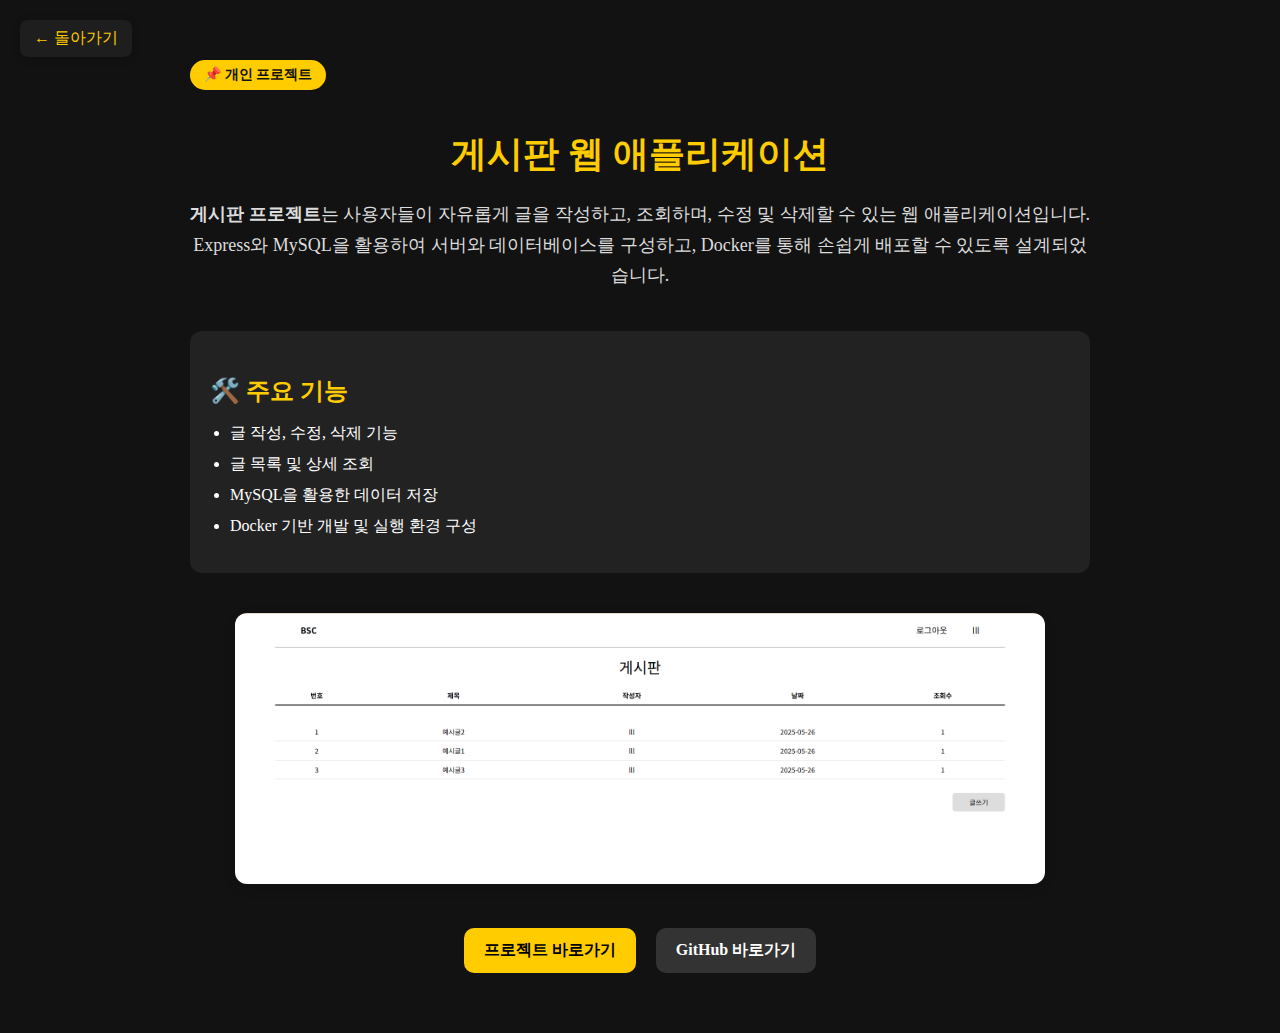
<file: board.html>
<!DOCTYPE html>
<html lang="ko">
  <head>
    <meta charset="UTF-8" />
    <meta name="viewport" content="width=device-width, initial-scale=1.0" />
    <title>게시판 프로젝트</title>
    <style>
       body {
        background-color: #121212;
        margin: 0;
      }

      .back-btn {
        position: absolute;
        top: 20px;
        left: 20px;
        color: #ffcc00;
        font-size: 16px;
        text-decoration: none;
        background-color: #1e1e1e;
        padding: 8px 14px;
        border-radius: 8px;
        box-shadow: 0 2px 8px rgba(0, 0, 0, 0.2);
        transition: background 0.3s;
      }

      .back-btn:hover {
        background-color: #2c2c2c;
      }

      .project-detail-container {
        padding: 60px 20px;
        max-width: 900px;
        margin: 0 auto;
        color: white;
      }

      .project-title {
        font-size: 36px;
        color: #ffcc00;
        margin-bottom: 20px;
        text-align: center;
      }

      .project-desc {
        font-size: 18px;
        line-height: 1.7;
        margin-bottom: 40px;
        color: #ddd;
        text-align: center;
      }

      .feature-list {
        background: #222;
        padding: 20px;
        border-radius: 12px;
        margin-bottom: 40px;
      }

      .feature-list h3 {
        color: #ffcc00;
        margin-bottom: 10px;
        font-size: 24px;
      }

      .feature-list ul {
        list-style: disc;
        padding-left: 20px;
      }

      .feature-list li {
        margin-bottom: 10px;
        font-size: 16px;
      }

      .screenshot {
        margin-top: 30px;
        text-align: center;
      }

      .screenshot img {
        max-width: 90%;
        max-height: 400px;
        border-radius: 12px;
        box-shadow: 0 4px 12px rgba(0, 0, 0, 0.15);
      }

      .visit-btn {
        display: block;
        text-align: center;
        text-decoration: none;
        background: #ffcc00;
        color: black;
        font-weight: bold;
        padding: 12px 20px;
        border-radius: 10px;
        max-width: 200px;
        transition: background 0.3s;
      }

      .visit-btn:hover {
        background: #e6b800;
      }

      .award-tag {
        display: inline-block;
        background-color: #ffcc00;
        color: #121212;
        font-weight: bold;
        padding: 6px 14px;
        border-radius: 20px;
        font-size: 14px;
        margin: 0 auto 16px;
        text-align: center;
      }

      .btn-group {
        display: flex;
        justify-content: center;
        gap: 20px;
        flex-wrap: wrap;
        margin-top: 40px;
      }
    </style>
  </head>
  <body>
    <a href="./index.html" class="back-btn">← 돌아가기</a>

    <div class="project-detail-container">
      <div class="award-tag">📌 개인 프로젝트</div>
      <h1 class="project-title">게시판 웹 애플리케이션</h1>
      <p class="project-desc">
        <strong>게시판 프로젝트</strong>는 사용자들이 자유롭게 글을 작성하고, 조회하며, 수정 및 삭제할 수 있는 웹 애플리케이션입니다. Express와 MySQL을 활용하여 서버와 데이터베이스를 구성하고, Docker를 통해 손쉽게 배포할 수 있도록 설계되었습니다.
      </p>

      <div class="feature-list">
        <h3>🛠️ 주요 기능</h3>
        <ul>
          <li>글 작성, 수정, 삭제 기능</li>
          <li>글 목록 및 상세 조회</li>
          <li>MySQL을 활용한 데이터 저장</li>
          <li>Docker 기반 개발 및 실행 환경 구성</li>
        </ul>
      </div>

      <div class="screenshot">
        <img src="./img/board.png" alt="게시판 프로젝트 스크린샷" />
      </div>

      <div class="btn-group">
        <a
          href="http://localhost:3000"
          target="_blank"
          class="visit-btn"
        >
          프로젝트 바로가기
        </a>
        <a
          href="https://github.com/deadrabbit07/Board"
          target="_blank"
          class="visit-btn"
          style="background: #333; color: white"
        >
          GitHub 바로가기
        </a>
      </div>
    </div>
  </body>
</html>
</file>
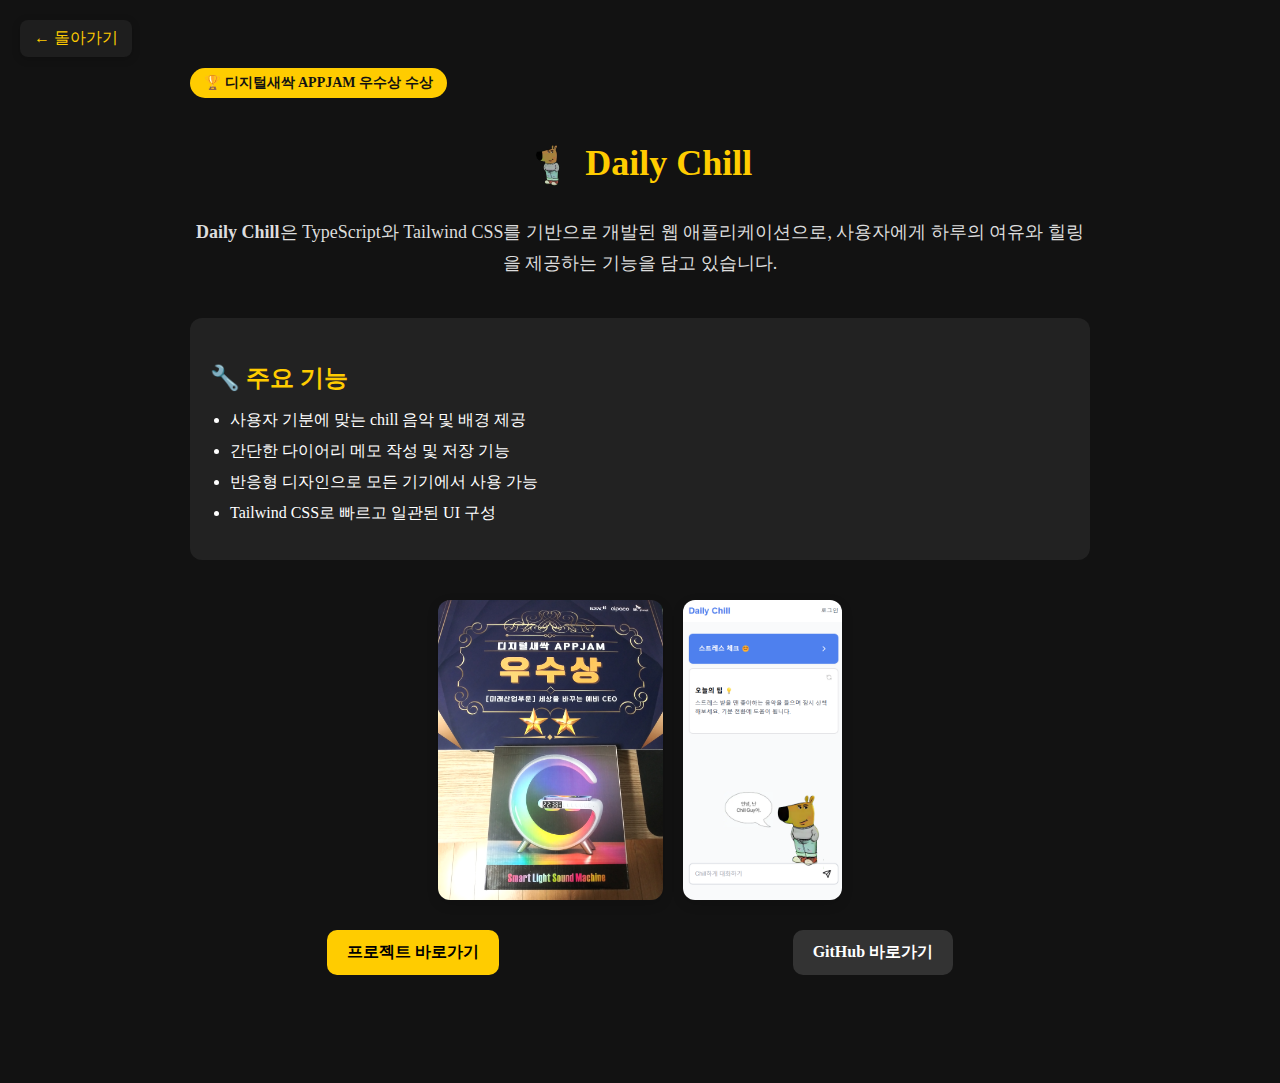
<file: daily-chill.html>
<!DOCTYPE html>
<html lang="ko">
  <head>
    <meta charset="UTF-8" />
    <meta name="viewport" content="width=device-width, initial-scale=1.0" />
    <title>Daily Chill 프로젝트</title>
    <style>
      html,
      body {
        height: auto;
        min-height: 100%;
        overflow-x: hidden;
      }

      .project-detail-container {
        padding: 60px 20px;
        max-width: 900px;
        margin: 0 auto;
        color: white;
      }

      .project-title {
        font-size: 36px;
        color: #ffcc00;
        margin-bottom: 20px;
        text-align: center;
      }

      .project-desc {
        font-size: 18px;
        line-height: 1.7;
        margin-bottom: 40px;
        color: #ddd;
        text-align: center;
      }

      .feature-list {
        background: #222;
        padding: 20px;
        border-radius: 12px;
        margin-bottom: 40px;
      }

      .feature-list h3 {
        color: #ffcc00;
        margin-bottom: 10px;
        font-size: 24px;
      }

      .feature-list ul {
        list-style: disc;
        padding-left: 20px;
      }

      .feature-list li {
        margin-bottom: 10px;
        font-size: 16px;
      }

      .visit-btn {
        display: block;
        text-align: center;
        text-decoration: none;
        background: #ffcc00;
        color: black;
        font-weight: bold;
        padding: 12px 20px;
        border-radius: 10px;
        max-width: 200px;
        margin: 0 auto;
        transition: background 0.3s;
      }

      .visit-btn:hover {
        background: #e6b800;
      }
      .award-image {
        margin-top: 30px;
        display: flex;
        justify-content: center;
        gap: 20px; /* 이미지 사이 간격 */
        flex-wrap: wrap; /* 반응형 대응 */
      }

      .award-image img {
        max-width: 45%;
        max-height: 300px;
        border-radius: 12px;
        box-shadow: 0 4px 12px rgba(0, 0, 0, 0.15);
        margin-bottom: 30px;
      }

      .back-btn {
        position: absolute;
        top: 20px;
        left: 20px;
        color: #ffcc00;
        font-size: 16px;
        text-decoration: none;
        background-color: #1e1e1e;
        padding: 8px 14px;
        border-radius: 8px;
        box-shadow: 0 2px 8px rgba(0, 0, 0, 0.2);
        transition: background 0.3s;
      }

      .back-btn:hover {
        background-color: #2c2c2c;
      }
      .award-tag {
        display: inline-block;
        background-color: #ffcc00;
        color: #121212;
        font-weight: bold;
        padding: 6px 14px;
        border-radius: 20px;
        font-size: 14px;
        margin: 0 auto 16px;
        text-align: center;
      }
    </style>
  </head>
  <body style="background-color: #121212">
    <a href="./index.html" class="back-btn">← 돌아가기</a>

    <div class="project-detail-container">
      <div class="award-tag">🏆 디지털새싹 APPJAM 우수상 수상</div>
      <h1 class="project-title">
        <span style="display: inline-flex; align-items: center; gap: 12px">
          <img
            src="./img/chill_guy.png"
            alt="Chill Guy"
            style="height: 50px; border-radius: 8px"
          />
          Daily Chill
        </span>
      </h1>
      <p class="project-desc">
        <strong>Daily Chill</strong>은 TypeScript와 Tailwind CSS를 기반으로
        개발된 웹 애플리케이션으로, 사용자에게 하루의 여유와 힐링을 제공하는
        기능을 담고 있습니다.
      </p>

      <div class="feature-list">
        <h3>🔧 주요 기능</h3>
        <ul>
          <li>사용자 기분에 맞는 chill 음악 및 배경 제공</li>
          <li>간단한 다이어리 메모 작성 및 저장 기능</li>
          <li>반응형 디자인으로 모든 기기에서 사용 가능</li>
          <li>Tailwind CSS로 빠르고 일관된 UI 구성</li>
        </ul>
      </div>
      <div class="award-image">
        <img src="./img/appjam.jpg" alt="디지털새싹 APPJAM 우수상" />
        <img src="./img/daily-chill-main.png" alt="디지털새싹 APPJAM 우수상" />
      </div>

      <div
        style="
          display: flex;
          justify-content: center;
          gap: 20px;
          flex-wrap: wrap;
          margin-bottom: 40px;
        "
      >
        <a
          href="https://chill-guy-kings-projects-1a26a883.vercel.app"
          target="_blank"
          class="visit-btn"
        >
          프로젝트 바로가기
        </a>
        <a
          href="https://github.com/deadrabbit07/chill_guy"
          target="_blank"
          class="visit-btn"
          style="background: #333; color: white"
        >
          GitHub 바로가기
        </a>
      </div>
    </div>
  </body>
</html>
</file>
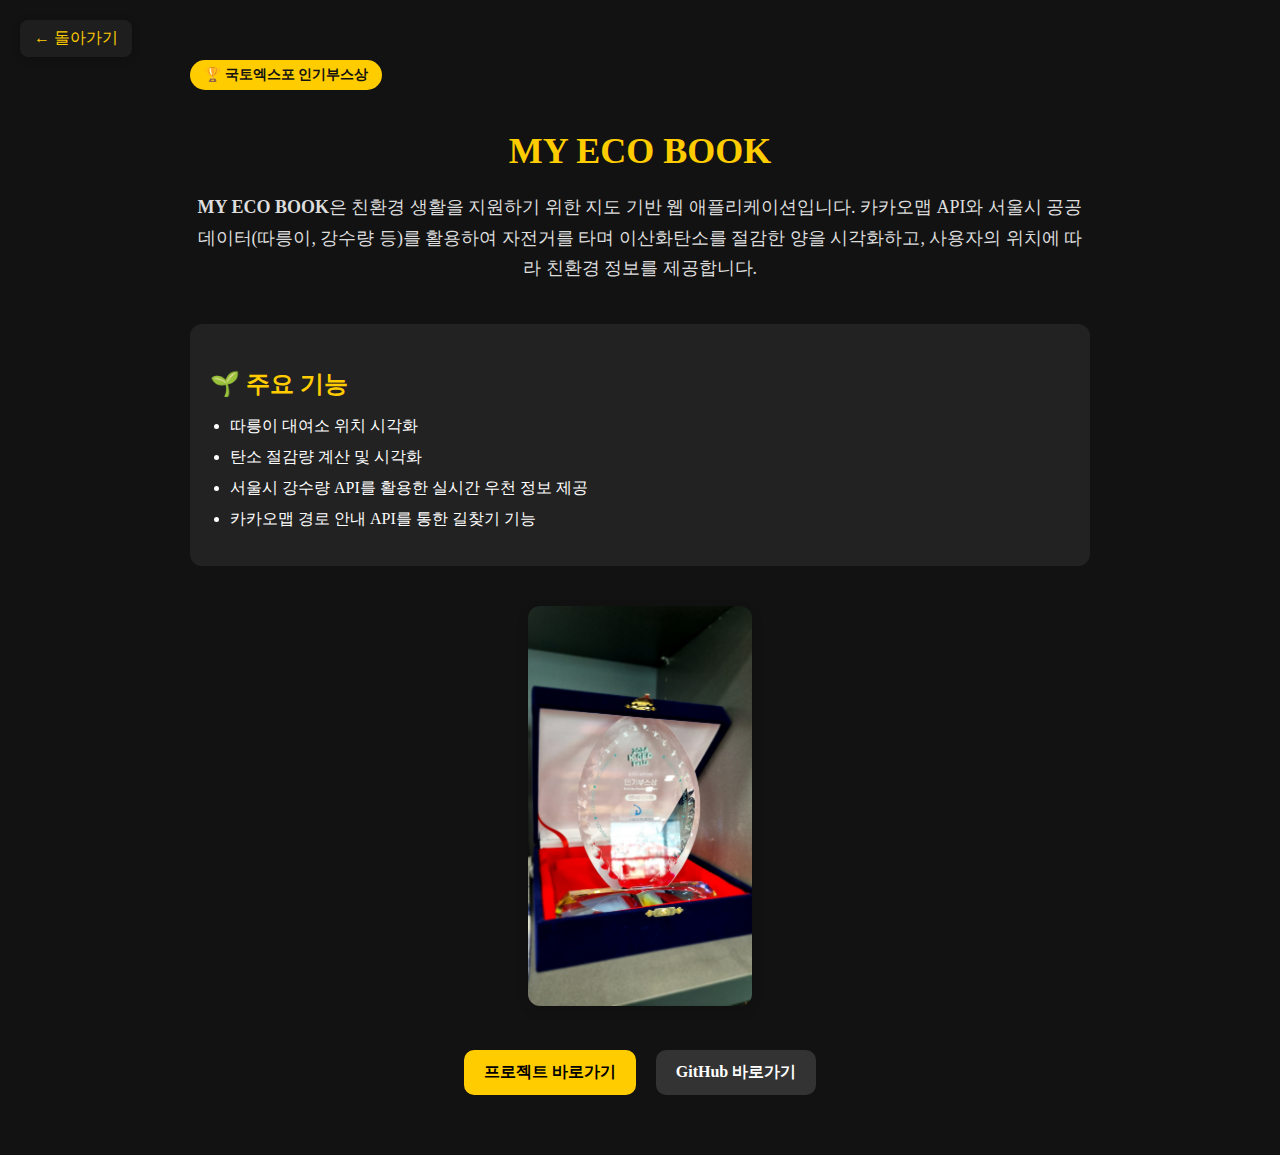
<file: my-eco-book.html>
<!DOCTYPE html>
<html lang="ko">
  <head>
    <meta charset="UTF-8" />
    <meta name="viewport" content="width=device-width, initial-scale=1.0" />
    <title>MY ECO BOOK 프로젝트</title>
    <style>
      body {
        background-color: #121212;
        margin: 0;
      }

      .back-btn {
        position: absolute;
        top: 20px;
        left: 20px;
        color: #ffcc00;
        font-size: 16px;
        text-decoration: none;
        background-color: #1e1e1e;
        padding: 8px 14px;
        border-radius: 8px;
        box-shadow: 0 2px 8px rgba(0, 0, 0, 0.2);
        transition: background 0.3s;
      }

      .back-btn:hover {
        background-color: #2c2c2c;
      }

      .project-detail-container {
        padding: 60px 20px;
        max-width: 900px;
        margin: 0 auto;
        color: white;
      }

      .project-title {
        font-size: 36px;
        color: #ffcc00;
        margin-bottom: 20px;
        text-align: center;
      }

      .project-desc {
        font-size: 18px;
        line-height: 1.7;
        margin-bottom: 40px;
        color: #ddd;
        text-align: center;
      }

      .feature-list {
        background: #222;
        padding: 20px;
        border-radius: 12px;
        margin-bottom: 40px;
      }

      .feature-list h3 {
        color: #ffcc00;
        margin-bottom: 10px;
        font-size: 24px;
      }

      .feature-list ul {
        list-style: disc;
        padding-left: 20px;
      }

      .feature-list li {
        margin-bottom: 10px;
        font-size: 16px;
      }

      .screenshot {
        margin-top: 30px;
        text-align: center;
      }

      .screenshot img {
        max-width: 90%;
        max-height: 400px;
        border-radius: 12px;
        box-shadow: 0 4px 12px rgba(0, 0, 0, 0.15);
      }

      .visit-btn {
        display: block;
        text-align: center;
        text-decoration: none;
        background: #ffcc00;
        color: black;
        font-weight: bold;
        padding: 12px 20px;
        border-radius: 10px;
        max-width: 200px;
        transition: background 0.3s;
      }

      .visit-btn:hover {
        background: #e6b800;
      }

      .award-tag {
        display: inline-block;
        background-color: #ffcc00;
        color: #121212;
        font-weight: bold;
        padding: 6px 14px;
        border-radius: 20px;
        font-size: 14px;
        margin: 0 auto 16px;
        text-align: center;
      }

      .btn-group {
        display: flex;
        justify-content: center;
        gap: 20px;
        flex-wrap: wrap;
        margin-top: 40px;
      }
    </style>
  </head>
  <body>
    <a href="./index.html" class="back-btn">← 돌아가기</a>

    <div class="project-detail-container">
      <div class="award-tag">🏆 국토엑스포 인기부스상</div>
      <h1 class="project-title">MY ECO BOOK</h1>
      <p class="project-desc">
        <strong>MY ECO BOOK</strong>은 친환경 생활을 지원하기 위한 지도 기반 웹
        애플리케이션입니다. 카카오맵 API와 서울시 공공데이터(따릉이, 강수량
        등)를 활용하여 자전거를 타며 이산화탄소를 절감한 양을 시각화하고,
        사용자의 위치에 따라 친환경 정보를 제공합니다.
      </p>

      <div class="feature-list">
        <h3>🌱 주요 기능</h3>
        <ul>
          <li>따릉이 대여소 위치 시각화</li>
          <li>탄소 절감량 계산 및 시각화</li>
          <li>서울시 강수량 API를 활용한 실시간 우천 정보 제공</li>
          <li>카카오맵 경로 안내 API를 통한 길찾기 기능</li>
        </ul>
      </div>

      <div class="screenshot">
        <img src="./img/smart_geo.jpg" alt="MY ECO BOOK 스크린샷" />
      </div>

      <div class="btn-group">
        <a
          href="https://deadrabbit07.github.io/my-eco-book/"
          target="_blank"
          class="visit-btn"
        >
          프로젝트 바로가기
        </a>
        <a
          href="https://github.com/deadrabbit07/my-eco-book"
          target="_blank"
          class="visit-btn"
          style="background: #333; color: white"
        >
          GitHub 바로가기
        </a>
      </div>
    </div>
  </body>
</html>
</file>
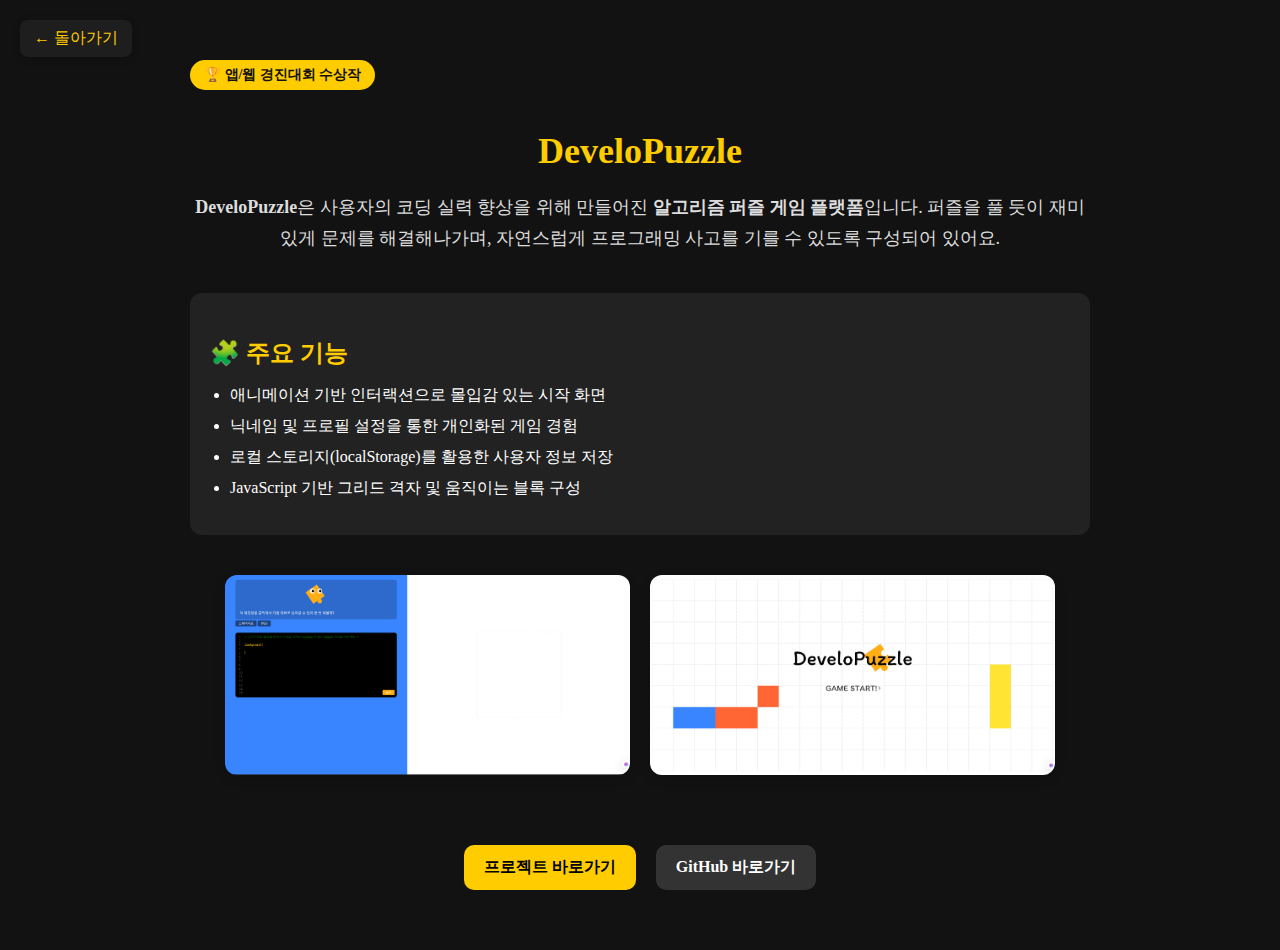
<file: puzzle.html>
<!DOCTYPE html>
<html lang="ko">
  <head>
    <meta charset="UTF-8" />
    <meta name="viewport" content="width=device-width, initial-scale=1.0" />
    <title>DeveloPuzzle 프로젝트</title>
    <style>
      body {
        background-color: #121212;
        margin: 0;
      }

      .back-btn {
        position: absolute;
        top: 20px;
        left: 20px;
        color: #ffcc00;
        font-size: 16px;
        text-decoration: none;
        background-color: #1e1e1e;
        padding: 8px 14px;
        border-radius: 8px;
        box-shadow: 0 2px 8px rgba(0, 0, 0, 0.2);
        transition: background 0.3s;
      }

      .back-btn:hover {
        background-color: #2c2c2c;
      }

      .project-detail-container {
        padding: 60px 20px;
        max-width: 900px;
        margin: 0 auto;
        color: white;
      }

      .project-title {
        font-size: 36px;
        color: #ffcc00;
        margin-bottom: 20px;
        text-align: center;
      }

      .project-desc {
        font-size: 18px;
        line-height: 1.7;
        margin-bottom: 40px;
        color: #ddd;
        text-align: center;
      }

      .feature-list {
        background: #222;
        padding: 20px;
        border-radius: 12px;
        margin-bottom: 40px;
      }

      .feature-list h3 {
        color: #ffcc00;
        margin-bottom: 10px;
        font-size: 24px;
      }

      .feature-list ul {
        list-style: disc;
        padding-left: 20px;
      }

      .feature-list li {
        margin-bottom: 10px;
        font-size: 16px;
      }

      .screenshot {
        margin-top: 30px;
        display: flex;
        justify-content: center;
        gap: 20px;
        flex-wrap: wrap;
      }

      .screenshot img {
        max-width: 45%;
        max-height: 300px;
        border-radius: 12px;
        box-shadow: 0 4px 12px rgba(0, 0, 0, 0.15);
        margin-bottom: 30px;
      }

      .visit-btn {
        display: block;
        text-align: center;
        text-decoration: none;
        background: #ffcc00;
        color: black;
        font-weight: bold;
        padding: 12px 20px;
        border-radius: 10px;
        max-width: 200px;
        transition: background 0.3s;
      }

      .visit-btn:hover {
        background: #e6b800;
      }

      .btn-group {
        display: flex;
        justify-content: center;
        gap: 20px;
        flex-wrap: wrap;
        margin-top: 40px;
      }

      .award-tag {
        display: inline-block;
        background-color: #ffcc00;
        color: #121212;
        font-weight: bold;
        padding: 6px 14px;
        border-radius: 20px;
        font-size: 14px;
        margin: 0 auto 16px;
        text-align: center;
      }
    </style>
  </head>
  <body>
    <a href="./index.html" class="back-btn">← 돌아가기</a>

    <div class="project-detail-container">
      <div class="award-tag">🏆 앱/웹 경진대회 수상작</div>
      <h1 class="project-title">DeveloPuzzle</h1>
      <p class="project-desc">
        <strong>DeveloPuzzle</strong>은 사용자의 코딩 실력 향상을 위해 만들어진
        <strong>알고리즘 퍼즐 게임 플랫폼</strong>입니다. 퍼즐을 풀 듯이
        재미있게 문제를 해결해나가며, 자연스럽게 프로그래밍 사고를 기를 수
        있도록 구성되어 있어요.
      </p>

      <div class="feature-list">
        <h3>🧩 주요 기능</h3>
        <ul>
          <li>애니메이션 기반 인터랙션으로 몰입감 있는 시작 화면</li>
          <li>닉네임 및 프로필 설정을 통한 개인화된 게임 경험</li>
          <li>로컬 스토리지(localStorage)를 활용한 사용자 정보 저장</li>
          <li>JavaScript 기반 그리드 격자 및 움직이는 블록 구성</li>
        </ul>
      </div>

      <div class="screenshot">
        <img src="./img/developuzzle-1.png" alt="DeveloPuzzle 스크린샷 1" />
        <img src="./img/developuzzle-2.png" alt="DeveloPuzzle 스크린샷 2" />
      </div>

      <div class="btn-group">
        <a
          href="https://deadrabbit07.github.io/puzzle_game/"
          target="_blank"
          class="visit-btn"
        >
          프로젝트 바로가기
        </a>
        <a
          href="https://github.com/deadrabbit07/puzzle_game"
          target="_blank"
          class="visit-btn"
          style="background: #333; color: white"
        >
          GitHub 바로가기
        </a>
      </div>
    </div>
  </body>
</html>
</file>
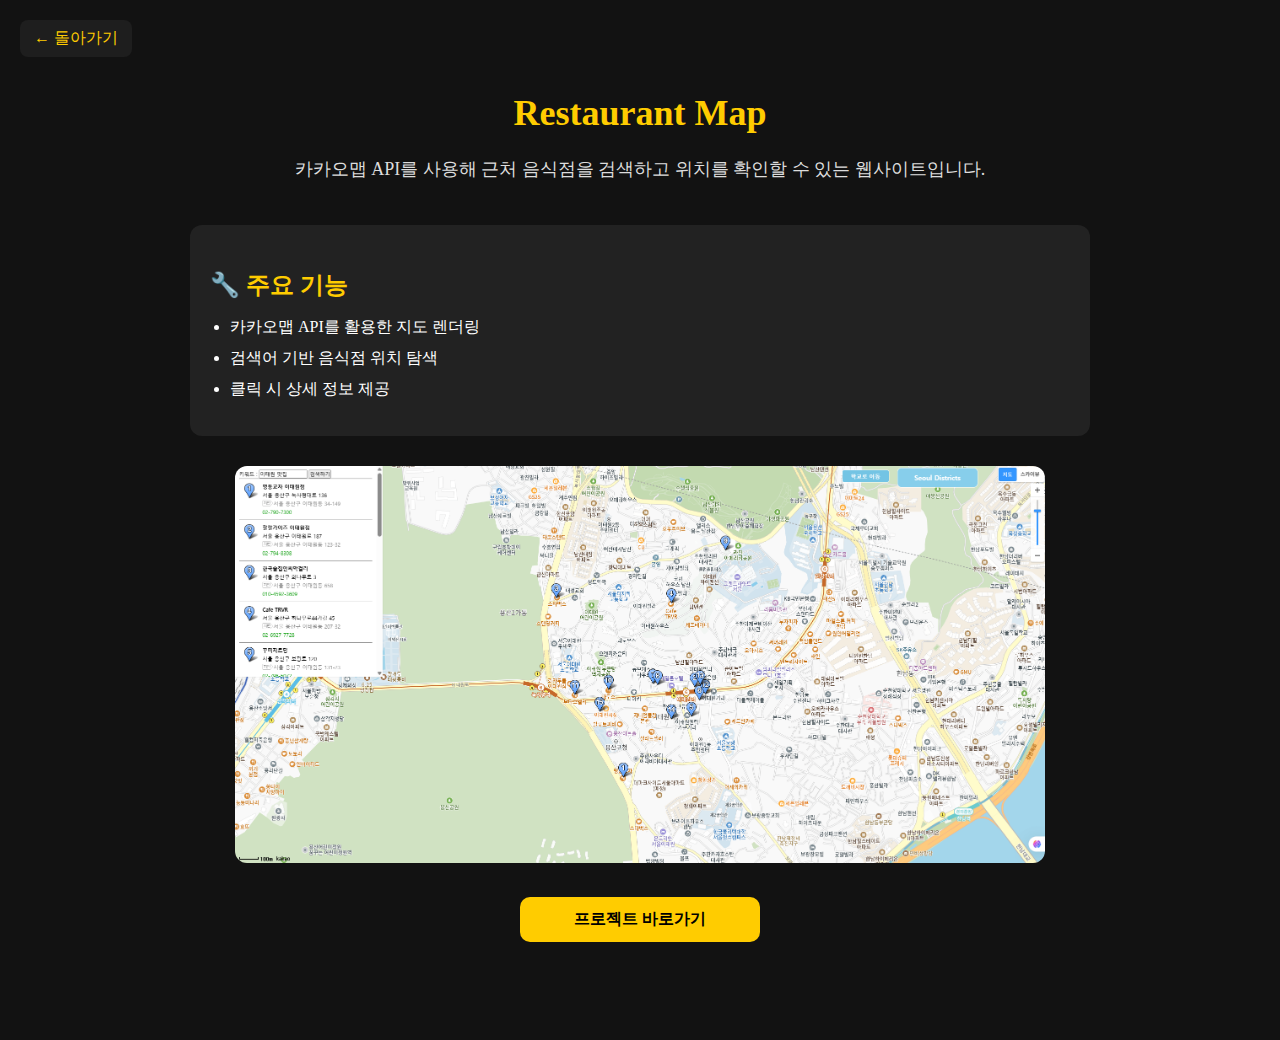
<file: restaurant.html>
<!DOCTYPE html>
<html lang="ko">
  <head>
    <meta charset="UTF-8" />
    <meta name="viewport" content="width=device-width, initial-scale=1.0" />
    <title>Restaurant Map</title>
    <style>
      body {
        background-color: #121212;
        color: white;
      }
      .back-btn {
        position: absolute;
        top: 20px;
        left: 20px;
        color: #ffcc00;
        background-color: #1e1e1e;
        padding: 8px 14px;
        border-radius: 8px;
        text-decoration: none;
      }
      .back-btn:hover {
        background-color: #2c2c2c;
      }
      .project-detail-container {
        padding: 60px 20px;
        max-width: 900px;
        margin: 0 auto;
      }
      .project-title {
        font-size: 36px;
        color: #ffcc00;
        margin-bottom: 20px;
        text-align: center;
      }
      .project-desc {
        font-size: 18px;
        line-height: 1.7;
        text-align: center;
        color: #ddd;
        margin-bottom: 40px;
      }
      .feature-list {
        background: #222;
        padding: 20px;
        border-radius: 12px;
      }
      .feature-list h3 {
        color: #ffcc00;
        margin-bottom: 10px;
        font-size: 24px;
      }
      .feature-list ul {
        list-style: disc;
        padding-left: 20px;
      }
      .feature-list li {
        margin-bottom: 10px;
        font-size: 16px;
      }
      .project-img {
        text-align: center;
        margin-top: 30px;
      }
      .project-img img {
        max-width: 90%;
        border-radius: 12px;
      }
      .visit-btn {
        display: block;
        text-align: center;
        background: #ffcc00;
        color: black;
        padding: 12px 20px;
        border-radius: 10px;
        max-width: 200px;
        margin: 30px auto;
        text-decoration: none;
        font-weight: bold;
      }
    </style>
  </head>
  <body>
    <a href="./index.html" class="back-btn">← 돌아가기</a>
    <div class="project-detail-container">
      <h1 class="project-title">Restaurant Map</h1>
      <p class="project-desc">
        카카오맵 API를 사용해 근처 음식점을 검색하고 위치를 확인할 수 있는
        웹사이트입니다.
      </p>
      <div class="feature-list">
        <h3>🔧 주요 기능</h3>
        <ul>
          <li>카카오맵 API를 활용한 지도 렌더링</li>
          <li>검색어 기반 음식점 위치 탐색</li>
          <li>클릭 시 상세 정보 제공</li>
        </ul>
      </div>
      <div class="project-img">
        <img src="./img/restaurantmap.png" alt="Restaurant Map Screenshot" />
      </div>
      <a
        href="https://deadrabbit07.github.io/restaurantmap/"
        target="_blank"
        class="visit-btn"
        >프로젝트 바로가기</a
      >
    </div>
  </body>
</html>
</file>
